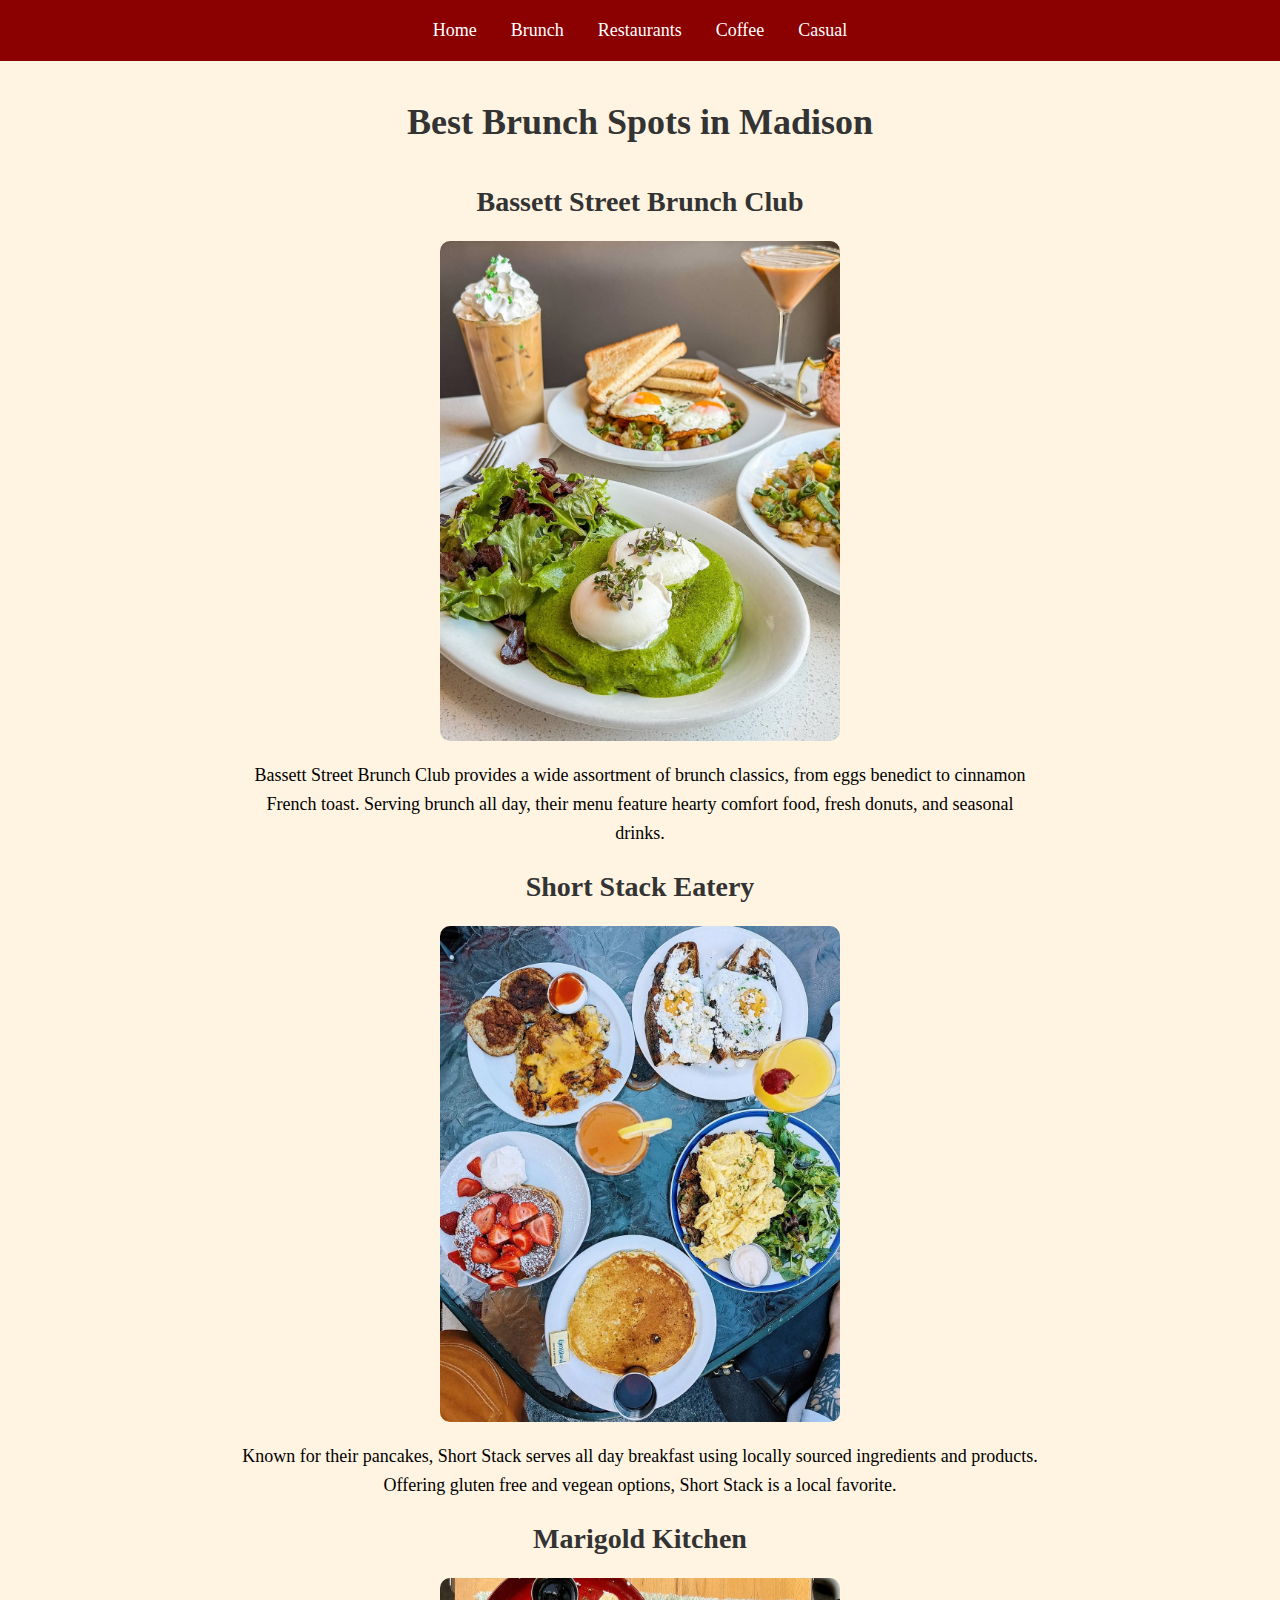
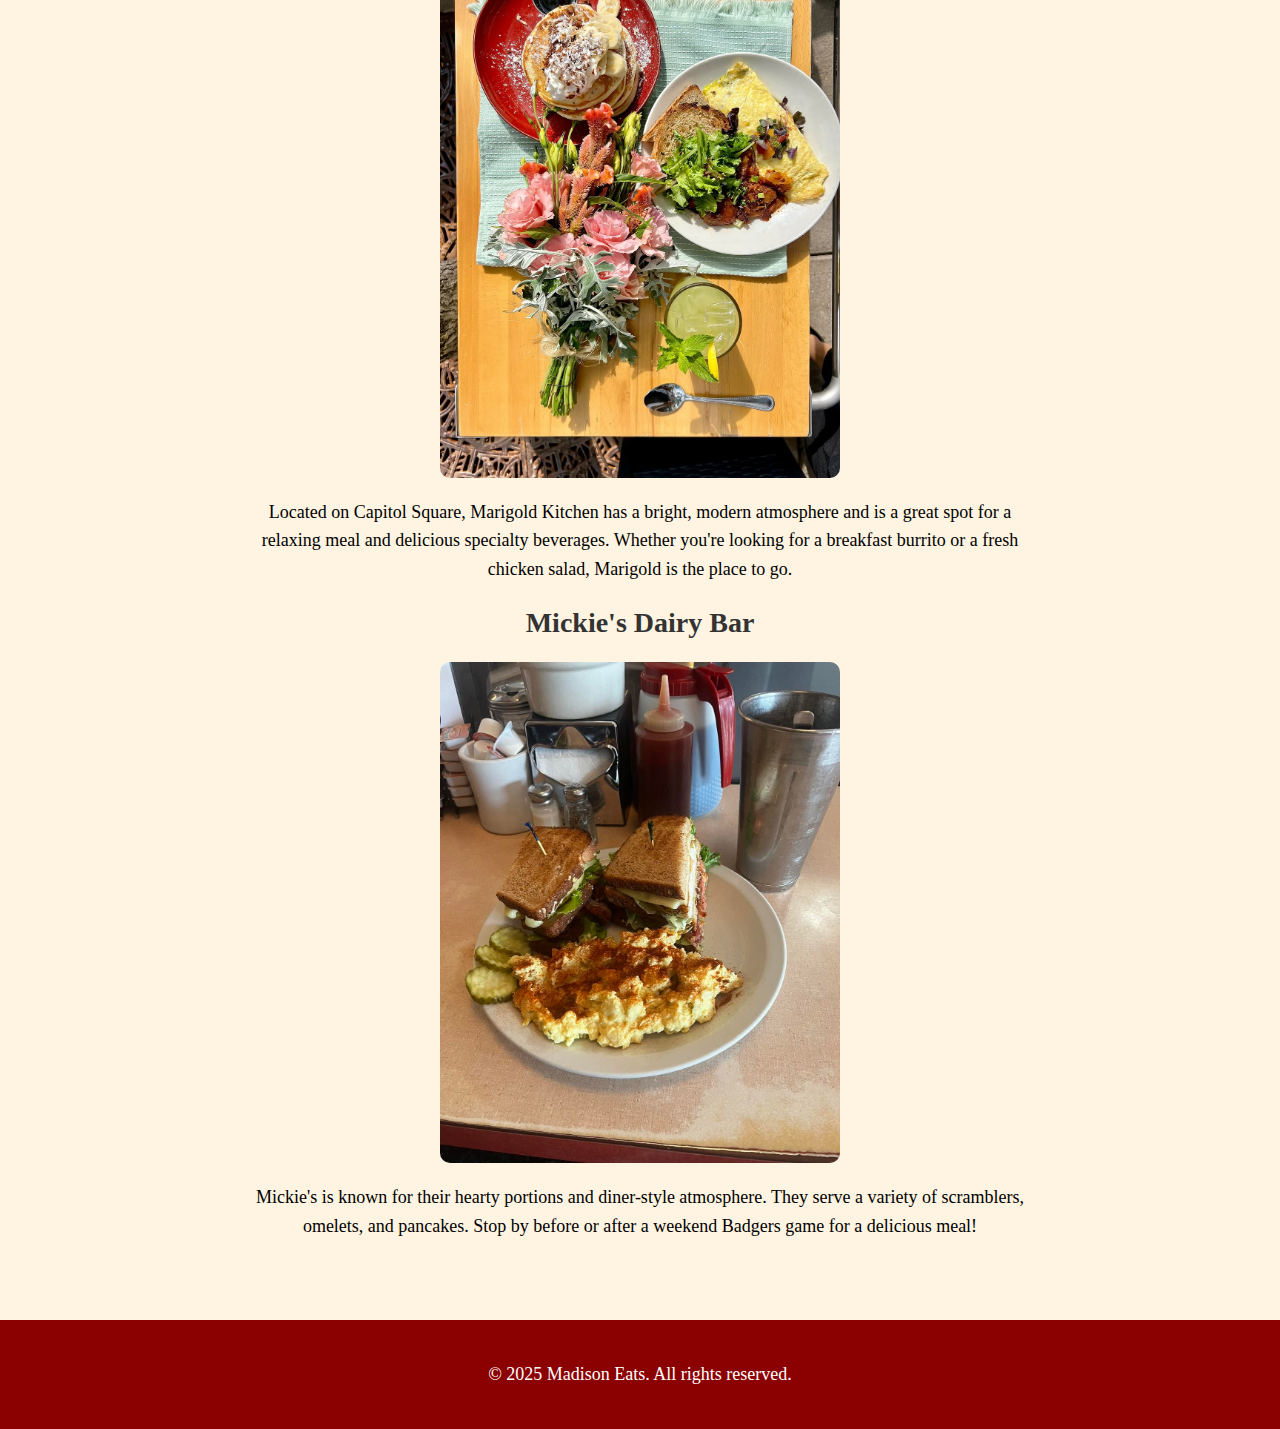
<file: brunch/brunch.html>
<!DOCTYPE html>
<html lang="en">
<meta charset="UTF-8">
<title>Brunch</title>
<meta name="viewport" content="width=device-width,initial-scale=1">
<link rel="stylesheet" href="../style.css">


<body>
	<nav>
		<a href="../index.html">Home</a>
		<a href="brunch.html">Brunch</a>
		<a href="../restaurants/restaurants.html">Restaurants</a>
		<a href="../coffee/coffee.html">Coffee</a>
		<a href="../casual/casual.html">Casual</a>
	</nav>
    <div class="content">
        <header>
            <h1>Best Brunch Spots in Madison</h1>
        </header>

        <h2>Bassett Street Brunch Club</h2>
        <!-- Image source: Bassett Street Brunch Club Instagram -->
        <img src="bassettstbrunch.jpeg" class="brunch-image" width="30%" alt="Picture of a brunch spread" />
        <p>Bassett Street Brunch Club provides a wide assortment of brunch classics, from eggs benedict to cinnamon French toast. 
            Serving brunch all day, their menu feature hearty comfort food, fresh donuts, and seasonal drinks.</p>
        
        <h2>Short Stack Eatery</h2>
        <!-- Image source: Short Stack Eatery Instagram -->
        <img src="shortstack.jpeg" class="brunch-image" width="30%" alt="Picture of a pancakes and eggs brunch" />
        <p>Known for their pancakes, Short Stack serves all day breakfast using locally sourced ingredients and products. 
            Offering gluten free and vegean options, Short Stack is a local favorite.</p>  

        <h2>Marigold Kitchen</h2>
        <!-- Image source: Marigold Kitchen Instagram -->
        <img src="marigold.jpg" class="brunch-image" width="30%" alt="Picture of fresh flowers and pancakes and toast" />
        <p>Located on Capitol Square, Marigold Kitchen has a bright, modern atmosphere and is a great spot for a relaxing meal and delicious specialty beverages.
            Whether you're looking for a breakfast burrito or a fresh chicken salad, Marigold is the place to go.
        </p>

        <h2>Mickie's Dairy Bar</h2>
        <!-- Image source: Mickie's Dairy Bar Instagram -->
        <img src="mickies.jpg" class="brunch-image" width="30%" alt="Picture of a turkey sandwich" />
        <p>Mickie's is known for their hearty portions and diner-style atmosphere. They serve a variety of scramblers, omelets, and pancakes. 
            Stop by before or after a weekend Badgers game for a delicious meal! </p>
    </div>
    <footer>
        <p>&copy; 2025 Madison Eats. All rights reserved.</p>
    </footer>
</body>

</html>
</file>
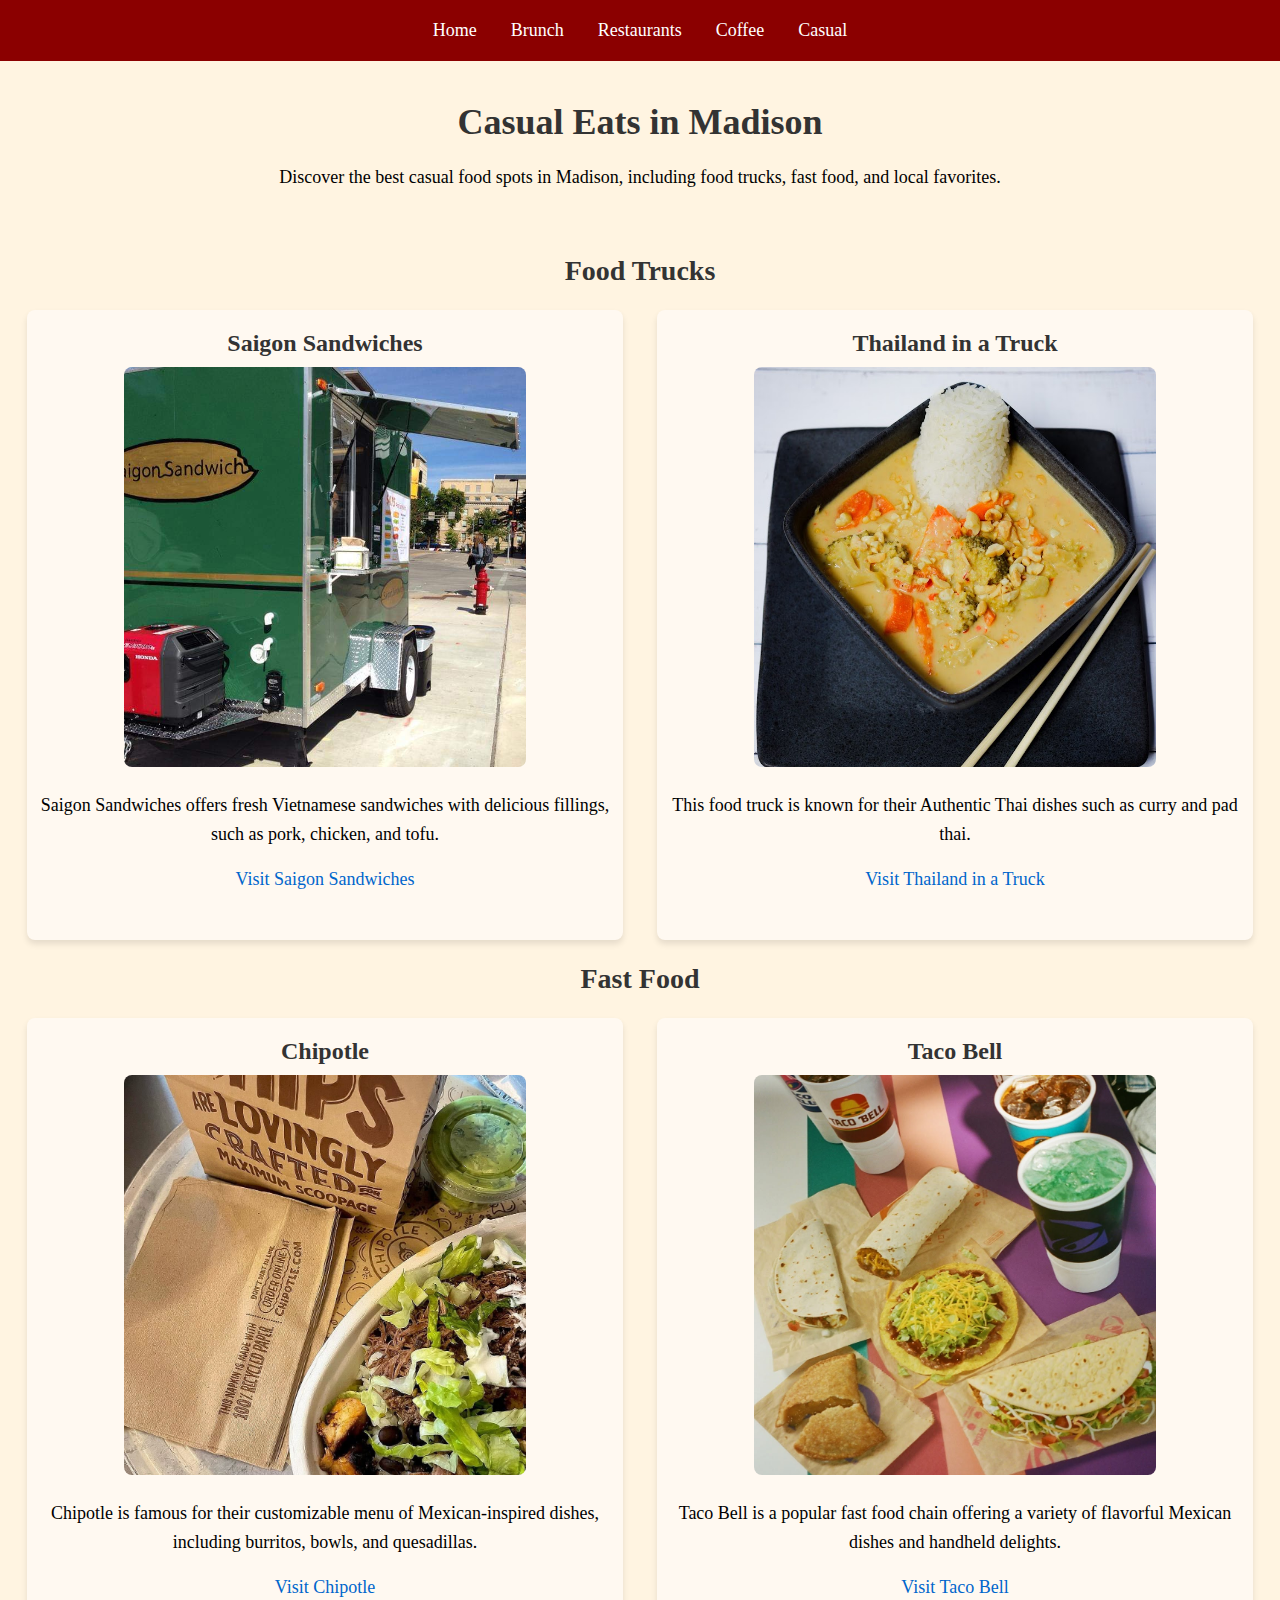
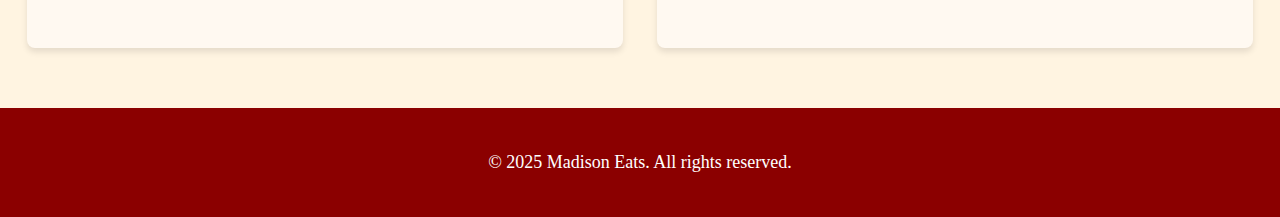
<file: casual/casual.html>
<!DOCTYPE html>
<html lang="en">
<meta charset="UTF-8">
<title>Casual</title>
<meta name="viewport" content="width=device-width,initial-scale=1">
<link rel="stylesheet" href="../style.css">


<body>
	<nav>
		<a href="../index.html">Home</a>
		<a href="../brunch/brunch.html">Brunch</a>
		<a href="../restaurants/restaurants.html">Restaurants</a>
		<a href="../coffee/coffee.html">Coffee</a>
		<a href="casual.html">Casual</a>
	</nav>
    <div class="content">
        <header>
            <h1>Casual Eats in Madison</h1>
            <p>Discover the best casual food spots in Madison, including food trucks, fast food, and local favorites.</p>
        </header>

        <section>
            <h2>Food Trucks</h2>
            <div class="casual">
                <div class="casual-item">
                    <h3>Saigon Sandwiches</h3>
                    <!-- Image source: Saigon Sandwiches website -->
                    <img src="saigon.jpg" alt="Saigon Sandwiches food truck" width="100%" />
                    <p>Saigon Sandwiches offers fresh Vietnamese sandwiches with delicious fillings, such as pork, chicken, and tofu.</p>
                    <a href="https://saigonsandwichwi.square.site/" target="_blank">Visit Saigon Sandwiches</a>
                </div>
                <div class="casual-item">
                    <h3>Thailand in a Truck</h3>
                    <!-- Image source: Thailand in a Truck website -->
                    <img src="thai.jpg" alt="Thai food" width="100%" />
                    <p>This food truck is known for their Authentic Thai dishes such as curry and pad thai.</p>
                    <a href="https://www.eatonthai.com/" target="_blank">Visit Thailand in a Truck</a>
                </div>
            </div>
        </section>

        <section>
            <h2>Fast Food</h2>
            <div class="casual">
                <div class="casual-item">
                    <h3>Chipotle</h3>
                    <!-- Image source: Chipotle Instagram -->
                    <img src="chipotle.jpg" alt="Chipotle bowl" width="100%" />
                    <p>Chipotle is famous for their customizable menu of Mexican-inspired dishes, including burritos, bowls, and quesadillas.</p>
                    <a href="https://www.chipotle.com/" target="_blank">Visit Chipotle</a>
                </div>
                <div class="casual-item">
                    <h3>Taco Bell</h3>
                    <!-- Image source: Taco Bell Instagram -->
                    <img src="tacobell.jpg" alt="Taco Bell tacos" width="100%" />
                    <p>Taco Bell is a popular fast food chain offering a variety of flavorful Mexican dishes and handheld delights.</p>
                    <a href="https://www.tacobell.com/" target="_blank">Visit Taco Bell</a>
                </div>
            </div>
        </section>
    </div>
    <footer>
        <p>&copy; 2025 Madison Eats. All rights reserved.</p>
    </footer>

</body>

</html>
</file>
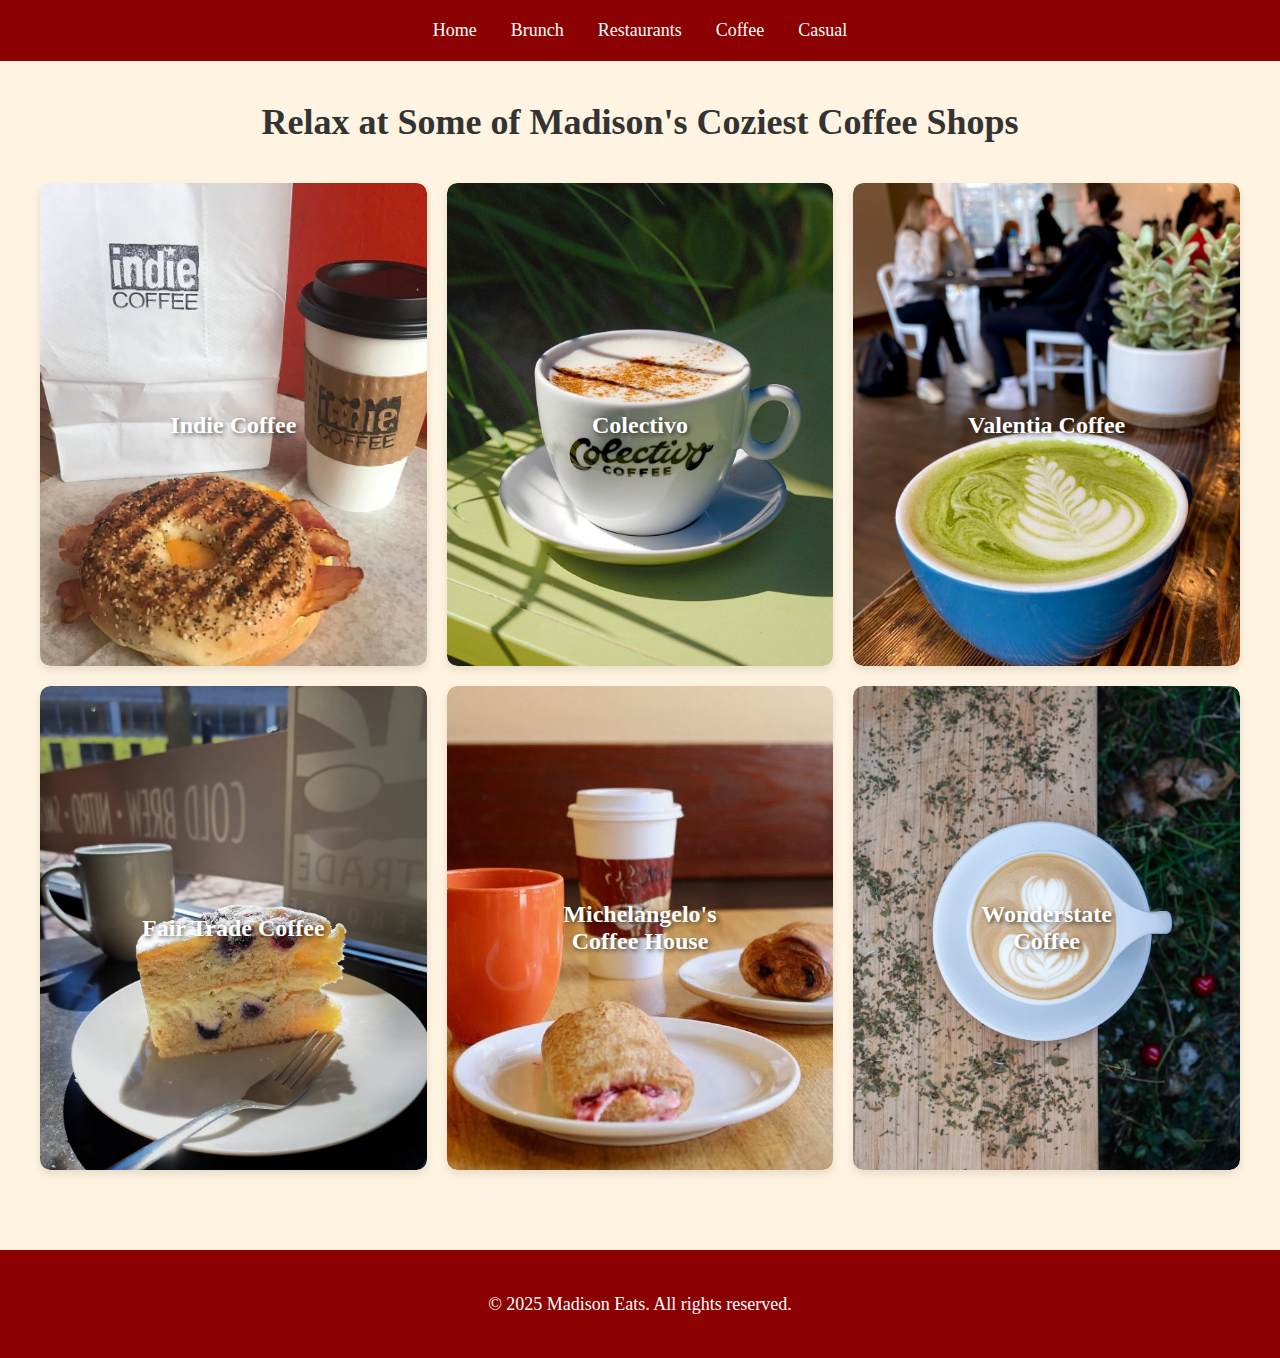
<file: coffee/coffee.html>
<!DOCTYPE html>
<html lang="en">
<meta charset="UTF-8">
<title>Coffee</title>
<meta name="viewport" content="width=device-width,initial-scale=1">
<link rel="stylesheet" href="../style.css">


<body>
	<nav>
		<a href="../index.html">Home</a>
		<a href="../brunch/brunch.html">Brunch</a>
		<a href="../restaurants/restaurants.html">Restaurants</a>
		<a href="coffee.html">Coffee</a>
		<a href="../casual/casual.html">Casual</a>
	</nav>
    <div class="content">
        <header>
            <h1>Relax at Some of Madison's Coziest Coffee Shops</h1>
        </header>
        <section class="coffee-grid">
            <div class="coffee">
                <a href="https://www.indiecoffee.net/index.html" target="_blank">
                    <!-- Image source: Indie Coffee Instagram -->
                    <img src="indie.jpg" alt="Picture of a bagel sandwich and coffee"/>
                    <div class="coffee-name">Indie Coffee</div>
                </a>
            </div>
            <div class="coffee">
                <a href="https://colectivo.com/" target="_blank">
                    <!-- Image source: Colectivo Instagram -->
                    <img src="colectivo.jpg" alt="Picture of a latte"/>
                    <div class="coffee-name">Colectivo</div>
                </a>
            </div>
            <div class="coffee">
                <a href="https://www.valentiacoffee.com/" target="_blank">
                    <!-- Image source: Valentia Coffee Instagram -->
                    <img src="valentia.jpg" alt="Picture of a matcha latte"/>
                    <div class="coffee-name">Valentia Coffee</div>
                </a>
            </div>
            <div class="coffee">
                <a href="https://www.fairtradecoffeehouse.com/" target="_blank">
                    <!-- Image source: Fair Trade Coffee Instagram -->
                    <img src="fairtrade.jpg" alt="Picture of a slice of blueberry cake and coffee"/>
                    <div class="coffee-name">Fair Trade Coffee</div>
                </a>
            </div>
            <div class="coffee">
                <a href="https://www.michelangeloscoffeehouse.com/" target="_blank">
                    <!-- Image source: Michelangelo's Coffee Instagram -->
                    <img src="michelangelos.jpg" alt="Picture of a breakfast croissant and coffee"/>
                    <div class="coffee-name">Michelangelo's Coffee House</div>
                </a>
            </div>
            <div class="coffee">
                <a href="https://wonderstate.square.site/" target="_blank">
                    <!-- Image source: Wonderstate Coffee Instagram -->
                    <img src="wonderstate.jpg" alt="Picture of a latte with latte art"/>
                    <div class="coffee-name">Wonderstate Coffee</div>
                </a>
            </div>
        </section>
    </div>
    <footer>
        <p>&copy; 2025 Madison Eats. All rights reserved.</p>
    </footer>

</body>

</html>
</file>
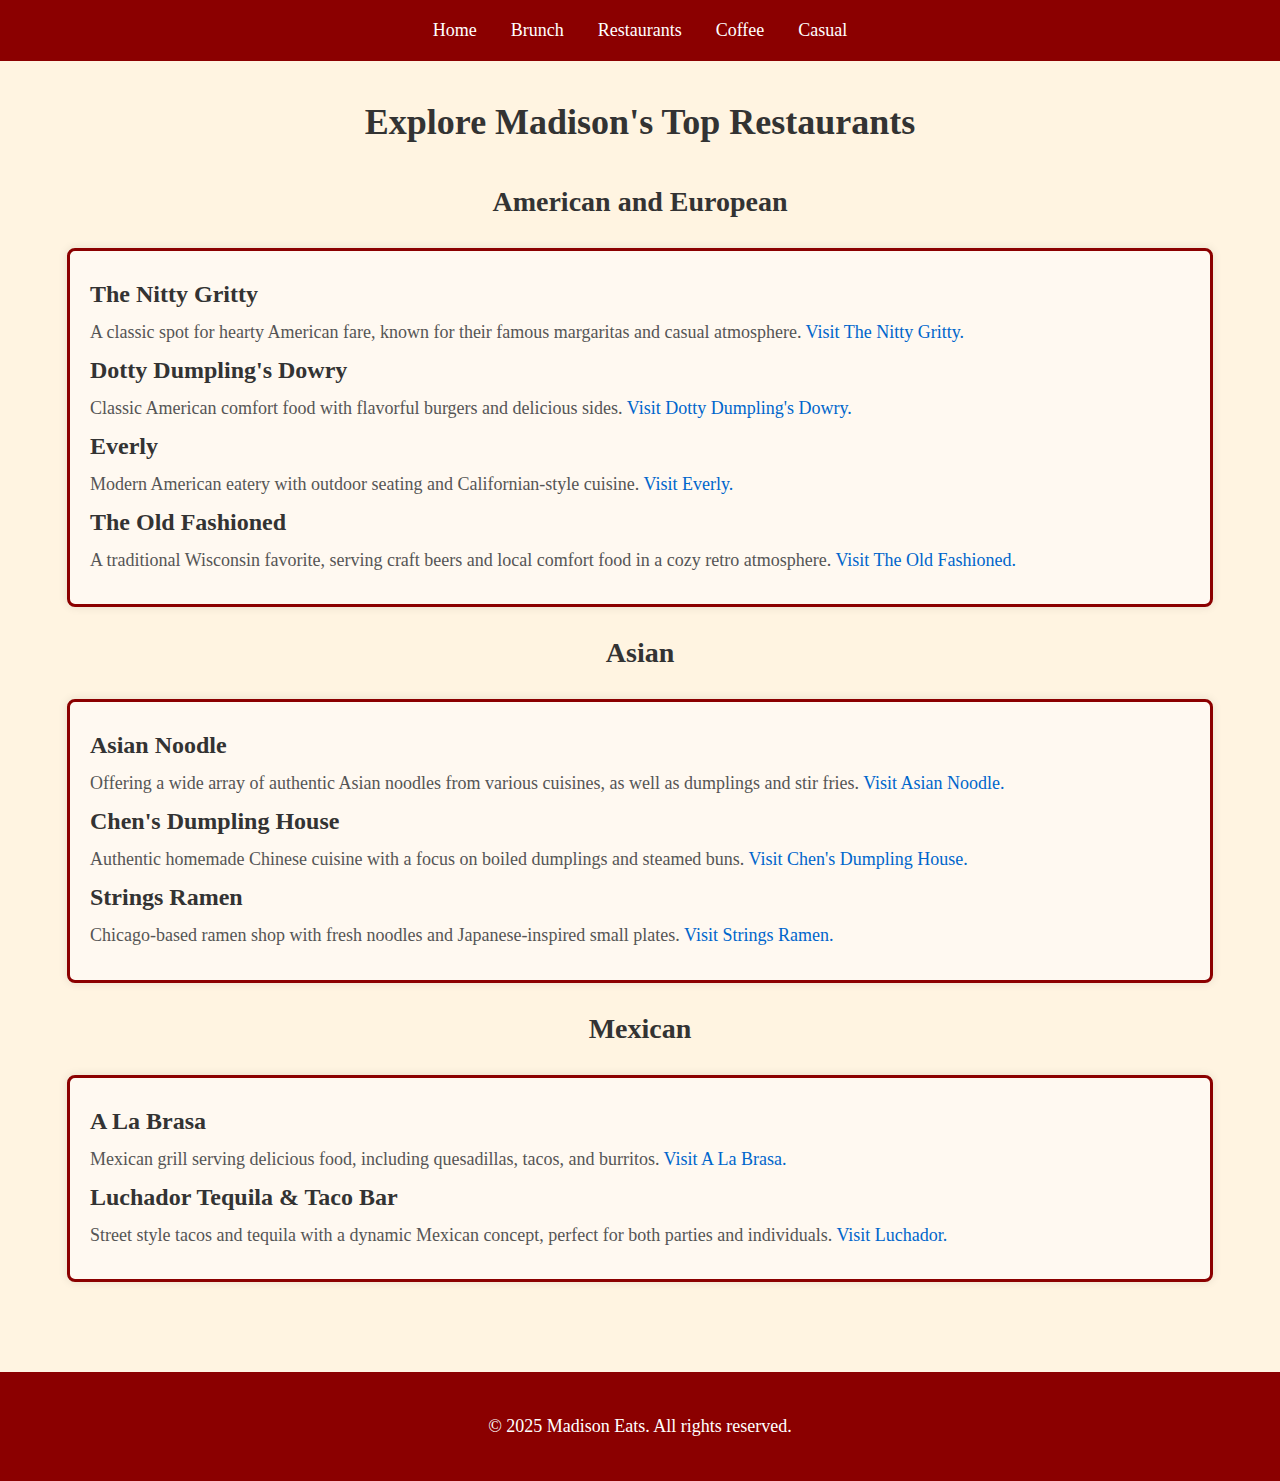
<file: restaurants/restaurants.html>
<!DOCTYPE html>
<html lang="en">
<meta charset="UTF-8">
<title>Restaurants</title>
<meta name="viewport" content="width=device-width,initial-scale=1">
<link rel="stylesheet" href="../style.css">


<body>
	<nav>
		<a href="../index.html">Home</a>
		<a href="../brunch/brunch.html">Brunch</a>
		<a href="restaurants.html">Restaurants</a>
		<a href="../coffee/coffee.html">Coffee</a>
		<a href="../casual/casual.html">Casual</a>
	</nav>
    <div class="content">
        <header>
            <h1>Explore Madison's Top Restaurants</h1>
        </header>

        <h2>American and European</h2>
        <dl>
            <dt><h3>The Nitty Gritty</h3></dt>
            <dd>A classic spot for hearty American fare, known for their famous margaritas and casual atmosphere.
                <a href="https://www.thegritty.com/">Visit The Nitty Gritty.</a>
            </dd>
            <dt><h3>Dotty Dumpling's Dowry</h3></dt>
            <dd>Classic American comfort food with flavorful burgers and delicious sides.
                <a href="https://dottydumplingsdowry.com/">Visit Dotty Dumpling's Dowry.</a>
            </dd>
            <dt><h3>Everly</h3></dt>
            <dd>Modern American eatery with outdoor seating and Californian-style cuisine.
                <a href="https://www.everlymadison.com/">Visit Everly.</a> 
            </dd>
            <dt><h3>The Old Fashioned</h3></dt>
            <dd>A traditional Wisconsin favorite, serving craft beers and local comfort food in a cozy retro atmosphere.
                <a href="https://theoldfashioned.com/">Visit The Old Fashioned.</a>
            </dd>
        </dl>
        
        <h2>Asian</h2>
        <dl>
            <dt><h3>Asian Noodle</h3></dt>
            <dd>Offering a wide array of authentic Asian noodles from various cuisines, as well as dumplings and stir fries.
                <a href="https://asiannoodlemadison.com/">Visit Asian Noodle.</a>
            </dd>
            <dt><h3>Chen's Dumpling House</h3></dt>
            <dd>Authentic homemade Chinese cuisine with a focus on boiled dumplings and steamed buns.
                <a href="https://chensdumplinghouse.com/">Visit Chen's Dumpling House.</a>
            </dd>
            <dt><h3>Strings Ramen</h3></dt>
            <dd>Chicago-based ramen shop with fresh noodles and Japanese-inspired small plates.
                <a href="https://www.stringsramen.com/#the-kitchen">Visit Strings Ramen.</a>
            </dd>
        </dl>

        <h2>Mexican</h2>
        <dl>
            <dt><h3>A La Brasa</h3></dt>
            <dd>Mexican grill serving delicious food, including quesadillas, tacos, and burritos.
                <a href="https://www.orderalabrasamexicangrill.com/">Visit A La Brasa.</a>
            </dd>
            <dt><h3>Luchador Tequila & Taco Bar</h3></dt>
            <dd>Street style tacos and tequila with a dynamic Mexican concept, perfect for both parties and individuals.
                <a href="https://luchadormadison.com/">Visit Luchador.</a>
            </dd>
        </dl>
        </div>
    <footer>
        <p>&copy; 2025 Madison Eats. All rights reserved.</p>
    </footer>
</body>

</html>
</file>
<file: style.css>
body {
    font-family: Georgia, serif;
    margin: 0;
    background-color: #fff4e1;
}

div.content {
    padding: 20px;
}

nav {
    font-family: Georgia, serif;
    background-color: #8B0000;
    text-align: center;
    width: 100%;
    box-sizing: border-box; 
    padding: 20px;
}

nav a {
    color: white;
    text-decoration: none;
    margin: 0 15px;
    font-size: 18px;
}

nav a:hover {
    text-decoration: underline;
}

header {
    padding: 20px;
    text-align: center;
}

h1 {
    font-family: Georgia, serif; 
    font-size: 36px;
    color: #333;
    margin: 0;
}

h2 {
    color: #333;
    font-size: 28px;
    text-align: center;
}

h3 {
    font-size: 24px;
    color: #333;
    margin: 10px 0;
}

p {
    font-family: Georgia, serif;
    font-size: 18px;
    line-height: 1.6;
    margin: 20px;
    text-align: center;
    max-width: 800px;
    margin-left: auto;
    margin-right: auto;
}

ul {
    list-style-type: disc; 
    padding-left: 0; 
    text-align: left; 
    display: inline-block; 
    margin-left: auto;
    margin-right: auto;
    max-width: 400px; 
}

ul li {
    font-family: Georgia, serif;
    font-size: 20px;
    margin: 10px 0;
}

section {
    text-align: center;
}

a {
    color: #0066cc;
    text-decoration: none;
    font-family: Georgia, serif;
}

a:hover {
    text-decoration: underline;
}

footer {
    background-color: #8B0000;
    color: white;
    text-align: center;
    padding: 20px;
    width: 100%;
    margin-top: 40px;
    box-sizing: border-box;
}

/* Brunch page */
.brunch-image {
    display: block;
    margin: 20px auto;
    border-radius: 10px;
    width: 80%;  
    max-width: 400px;
}

/* Restaurant page */
dl {
    margin: 30px auto;
    padding: 0;
    max-width: 1100px;
    background-color: #fff9f1; 
    padding: 20px;
    border-radius: 8px;
    box-shadow: 0 0 10px rgba(0, 0, 0, 0.1);
    border: 3px solid #8B0000;
}

dl dd {
    font-size: 18px;
    color: #555;
    line-height: 1.6;
    margin: 10px 0;
}

/* Coffee page */
.coffee-grid {
    display: grid;
    grid-template-columns: repeat(3, 1fr); 
    gap: 20px;
    padding: 20px;
    text-align: center;
}

.coffee {
    position: relative;
    overflow: hidden;
    border-radius: 10px;
    box-shadow: 0 4px 8px rgba(0, 0, 0, 0.1);
    transition: transform 0.3s ease;
}

.coffee:hover {
    transform: scale(1.05);
}

.coffee img {
    width: 100%;  
    height: 100%; 
    object-fit: cover; 
    border-radius: 10px;
    display: block;
}

.coffee-name {
    position: absolute;
    top: 50%;
    left: 50%;
    transform: translate(-50%, -50%);
    color: white;
    font-size: 24px;
    font-weight: bold;
    text-shadow: 2px 2px 4px rgba(0, 0, 0, 0.6);
    text-align: center;
}

/* Casual Page */
.casual {
    display: flex;
    flex-wrap: wrap;
    gap: 20px;
    justify-content: space-around;
}
.casual-item {
    background-color: #fff9f1;
    border-radius: 8px;
    box-shadow: 0 4px 6px rgba(0, 0, 0, 0.1);
    width: 48%; 
    padding: 10px;
    padding-bottom: 50px;
    box-sizing: border-box;
    text-align: center;
    min-height: 350px; 
}

.casual-item img {
    width: 70%;
    height: 400px;
    object-fit: cover;
    border-radius: 8px;
}

.casual-item a {
    font-size: 18px;
}
</file>
